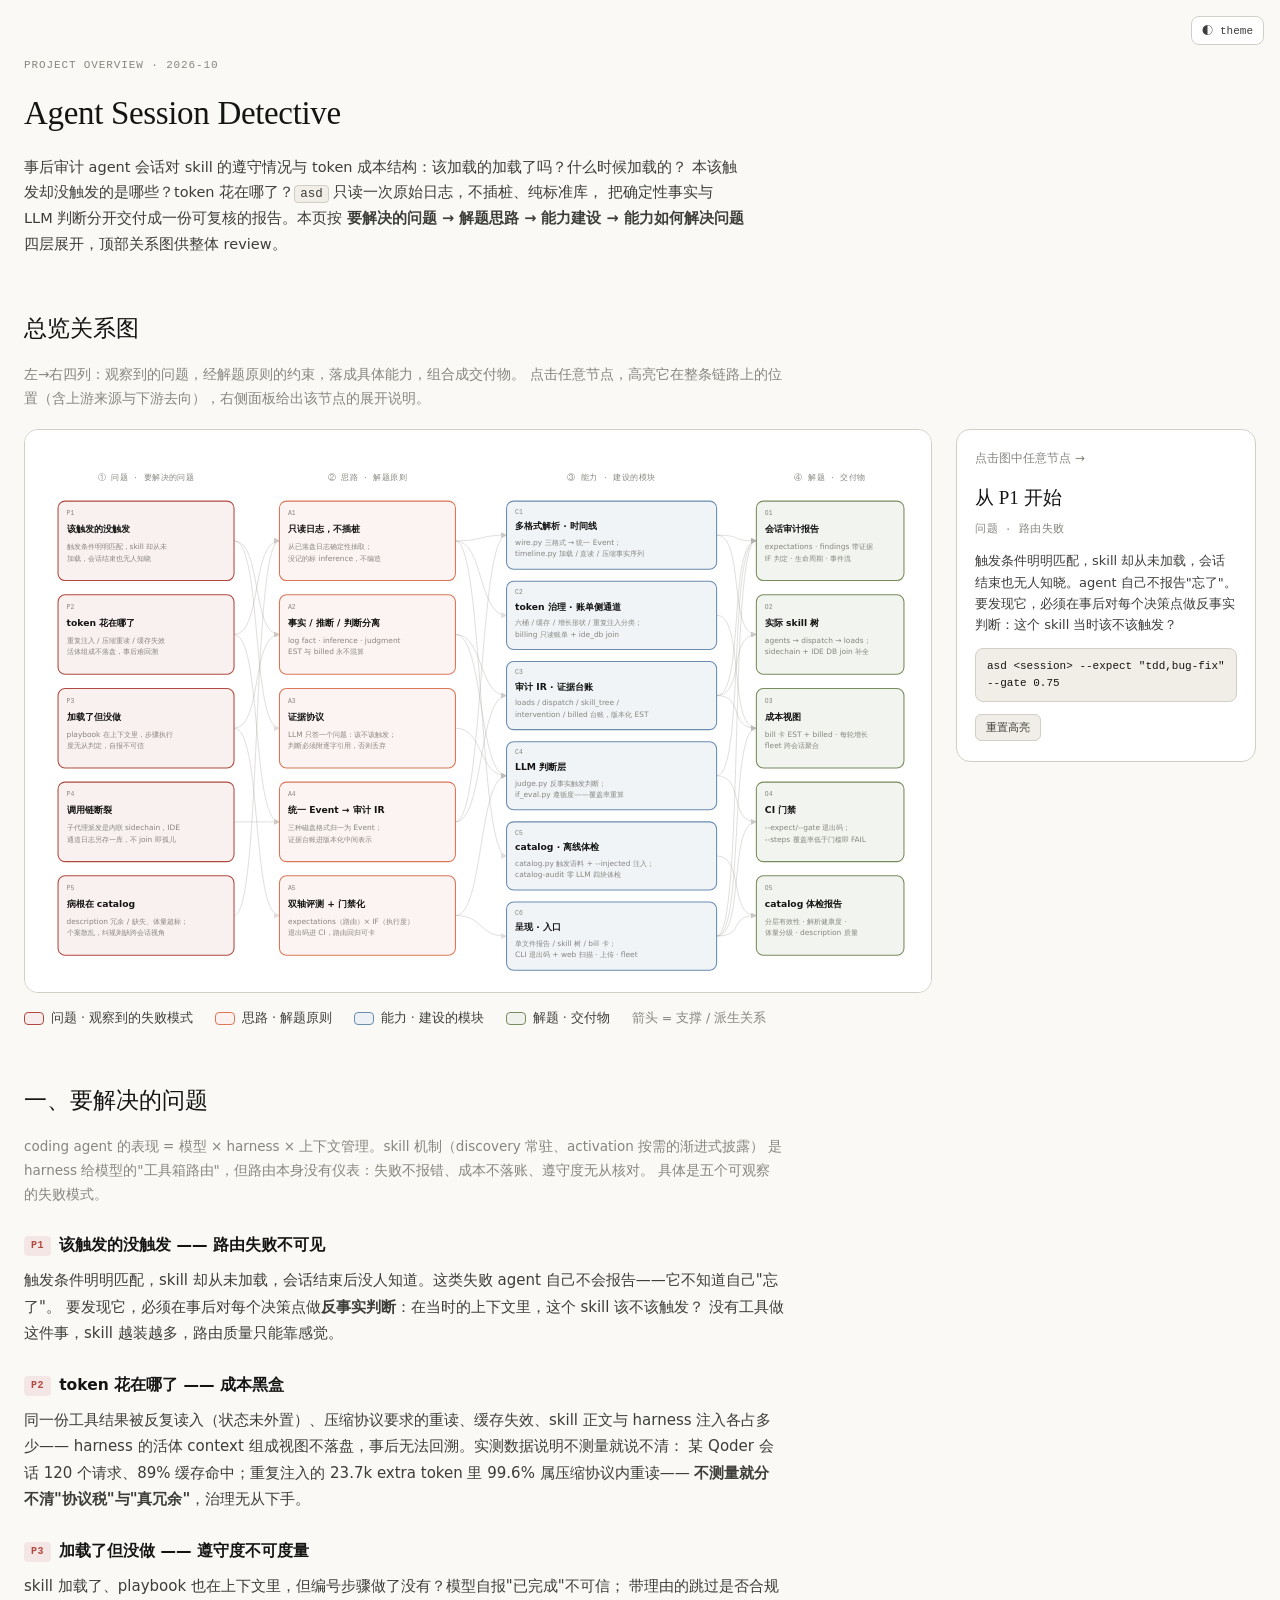
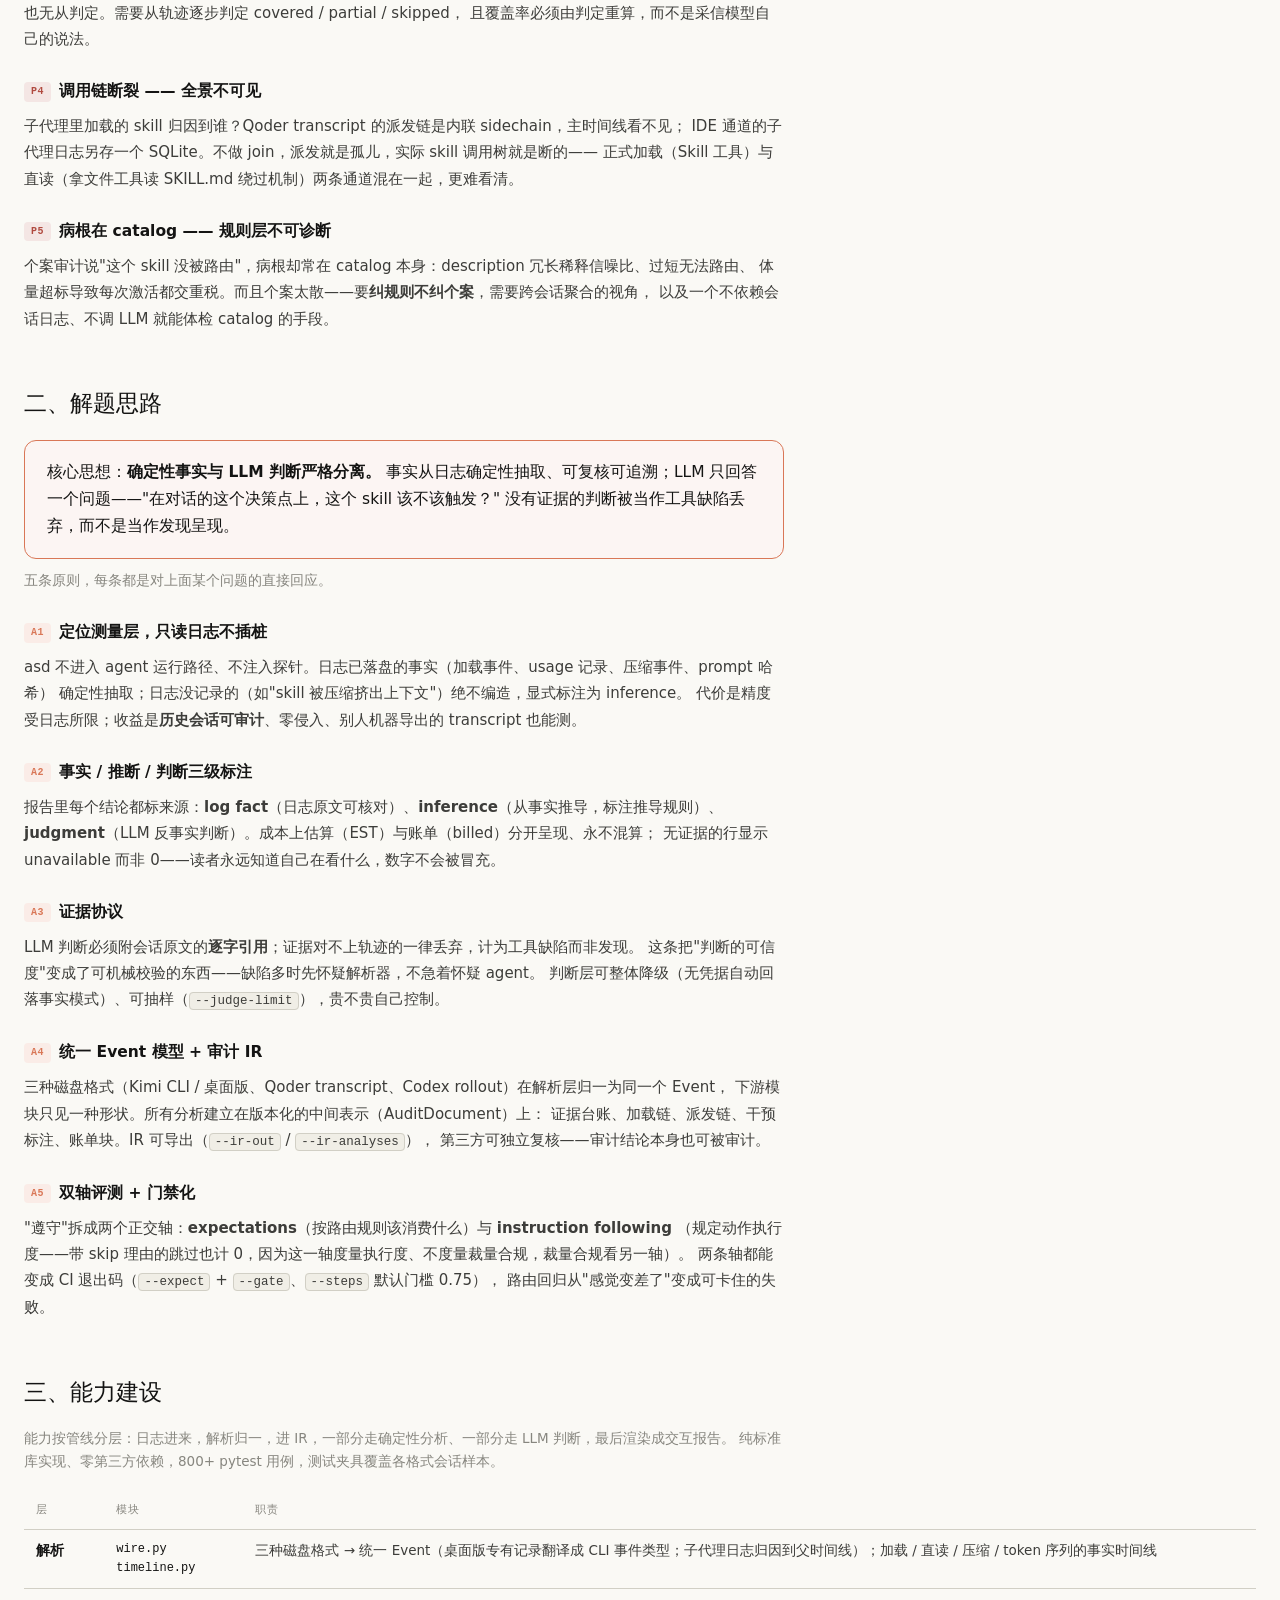
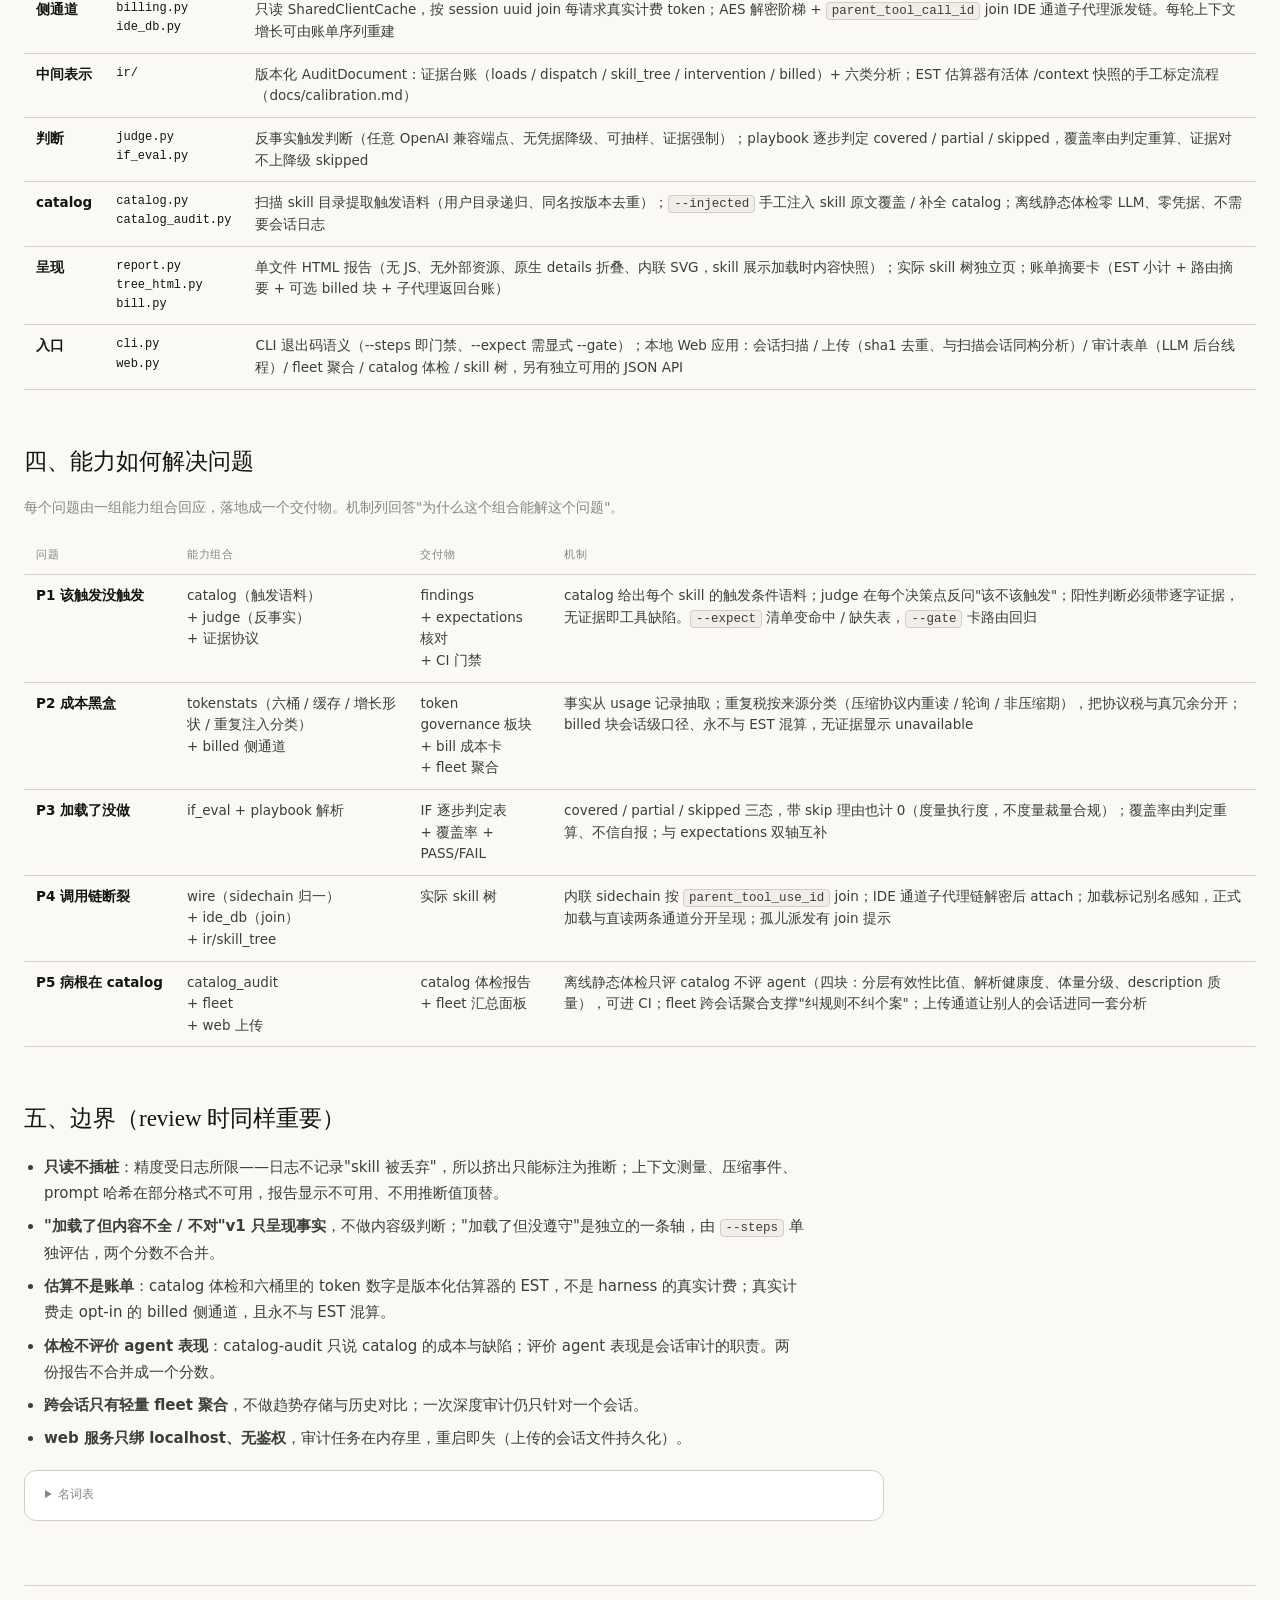
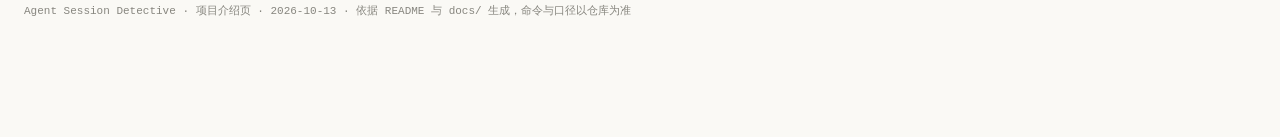
<file: docs/asd-introduction.html>
<!doctype html>
<html lang="zh-CN">
<head>
<meta charset="utf-8">
<meta name="viewport" content="width=device-width, initial-scale=1">
<title>Agent Session Detective — 问题 · 思路 · 能力 · 解题</title>
<script>
(function () {
  try {
    var t = localStorage.getItem('asd-doc-theme');
    if (t === 'dark' || (!t && matchMedia('(prefers-color-scheme: dark)').matches)) {
      document.documentElement.classList.add('dark');
    }
  } catch (e) {}
})();
</script>
<style>
  :root {
    --bg:      #FAF9F5;
    --panel:   #FFFFFF;
    --slate:   #141413;
    --text:    #3D3D3A;
    --muted:   #87867F;
    --border:  #D1CFC5;
    --wash:    #F0EEE6;
    --clay:    #D97757;
    --olive:   #788C5D;
    --rust:    #B04A3F;
    --sky:     #6A8CAF;
    --edge:    #A5A29A;
    --serif: ui-serif, Georgia, "Times New Roman", serif;
    --sans:  system-ui, -apple-system, "PingFang SC", "Segoe UI", Roboto, sans-serif;
    --mono:  ui-monospace, "SF Mono", Menlo, Consolas, monospace;
  }
  html.dark {
    --bg:      #191817;
    --panel:   #201F1C;
    --slate:   #EDEAE2;
    --text:    #C9C6BC;
    --muted:   #8F8C84;
    --border:  #3A3831;
    --wash:    #262522;
    --clay:    #E08A68;
    --olive:   #8FA372;
    --rust:    #D06A5E;
    --sky:     #8AABC8;
    --edge:    #5E5C55;
  }
  * { box-sizing: border-box; margin: 0; padding: 0; }
  body {
    background: var(--bg);
    color: var(--text);
    font-family: var(--sans);
    font-size: 15px;
    line-height: 1.75;
    -webkit-font-smoothing: antialiased;
    padding: 56px 24px 120px;
  }
  .sheet { max-width: 1080px; margin: 0 auto; }
  .wide { max-width: 1240px; margin: 0 auto; }

  /* theme toggle */
  .theme-toggle {
    position: fixed; top: 16px; right: 16px; z-index: 20;
    appearance: none; cursor: pointer;
    border: 1.5px solid var(--border); border-radius: 8px;
    background: var(--panel); color: var(--text);
    font-family: var(--mono); font-size: 11px;
    padding: 6px 10px;
  }
  .theme-toggle:hover { border-color: var(--clay); color: var(--clay); }

  /* header */
  header { margin-bottom: 44px; }
  .eyebrow {
    font-family: var(--mono); font-size: 11px;
    letter-spacing: 0.08em; text-transform: uppercase;
    color: var(--muted); margin-bottom: 10px;
  }
  h1 {
    font-family: var(--serif); font-weight: 500;
    font-size: 33px; color: var(--slate);
    letter-spacing: -0.01em; margin-bottom: 12px;
  }
  .lead { font-size: 14.5px; max-width: 720px; }
  .lead code, p code, td code, li code, dd code, aside code {
    font-family: var(--mono); font-size: 12.5px;
    background: var(--wash); border: 1px solid var(--border);
    border-radius: 4px; padding: 1px 5px;
  }

  h2 {
    font-family: var(--serif); font-weight: 500;
    font-size: 23px; color: var(--slate);
    margin: 52px 0 14px;
  }
  h3 {
    font-size: 15.5px; color: var(--slate);
    margin: 26px 0 8px;
  }
  p { margin-bottom: 12px; max-width: 760px; }
  .sec-intro { color: var(--muted); font-size: 13.5px; margin-bottom: 18px; max-width: 760px; }

  .tag {
    display: inline-block; font-family: var(--mono); font-size: 10px;
    letter-spacing: 0.06em; text-transform: uppercase;
    border-radius: 4px; padding: 1px 7px; margin-right: 8px;
    vertical-align: 2px;
  }
  .tag.p { background: color-mix(in srgb, var(--rust) 14%, var(--panel)); color: var(--rust); }
  .tag.a { background: color-mix(in srgb, var(--clay) 14%, var(--panel)); color: var(--clay); }
  .tag.c { background: color-mix(in srgb, var(--sky) 16%, var(--panel)); color: var(--sky); }
  .tag.o { background: color-mix(in srgb, var(--olive) 16%, var(--panel)); color: var(--olive); }

  .callout {
    border: 1.5px solid var(--clay);
    background: color-mix(in srgb, var(--clay) 7%, var(--panel));
    border-radius: 12px;
    padding: 18px 22px;
    margin: 16px 0 10px;
    max-width: 760px;
    font-size: 15.5px;
    color: var(--slate);
  }

  /* ── map section ─────────────────────── */
  .map-layout {
    display: grid;
    grid-template-columns: minmax(0, 1fr) 300px;
    gap: 24px;
    align-items: start;
    margin-top: 14px;
  }
  @media (max-width: 1080px) { .map-layout { grid-template-columns: 1fr; } }

  .canvas {
    border: 1.5px solid var(--border);
    border-radius: 14px;
    background: var(--panel);
    padding: 20px 16px 14px;
    overflow-x: auto;
  }
  svg.flow { display: block; width: 100%; min-width: 880px; height: auto; }

  svg.flow text { font-family: var(--sans); pointer-events: none; }
  svg.flow .colhead {
    font-family: var(--mono); font-size: 11px; letter-spacing: 0.06em;
    fill: var(--muted);
  }
  svg.flow .badge  { font-family: var(--mono); font-size: 9px; fill: var(--muted); }
  svg.flow .title  { font-size: 13px; font-weight: 600; fill: var(--slate); }
  svg.flow .sub    { font-size: 10.5px; fill: var(--muted); }

  .node { cursor: pointer; transition: opacity 160ms ease; }
  .node rect {
    fill: var(--panel);
    stroke: var(--border); stroke-width: 1.5; rx: 10;
  }
  .node.p rect { fill: color-mix(in srgb, var(--rust) 8%,  var(--panel)); stroke: var(--rust); }
  .node.a rect { fill: color-mix(in srgb, var(--clay) 8%,  var(--panel)); stroke: var(--clay); }
  .node.c rect { fill: color-mix(in srgb, var(--sky) 10%,  var(--panel)); stroke: var(--sky); }
  .node.o rect { fill: color-mix(in srgb, var(--olive) 10%, var(--panel)); stroke: var(--olive); }
  .node:hover rect { stroke-width: 2.2; }
  .node.active rect { stroke: var(--clay); stroke-width: 2.4; }
  .node.dimmed, .edge.dimmed { opacity: 0.14; }

  .edge {
    stroke: var(--edge); stroke-width: 1.4; fill: none;
    opacity: 0.34;
    marker-end: url(#arrow);
    transition: opacity 160ms ease, stroke 160ms ease;
  }
  .edge.hl {
    stroke: var(--clay); stroke-width: 2.4; opacity: 1;
    marker-end: url(#arrow-clay);
  }

  .legend {
    display: flex; flex-wrap: wrap; gap: 16px 22px;
    margin-top: 14px; font-size: 12.5px; color: var(--text);
    align-items: center;
  }
  .legend span { display: inline-flex; align-items: center; gap: 7px; }
  .chip { width: 20px; height: 13px; border: 1.5px solid; border-radius: 4px; }
  .chip.p { border-color: var(--rust); background: color-mix(in srgb, var(--rust) 10%, var(--panel)); }
  .chip.a { border-color: var(--clay); background: color-mix(in srgb, var(--clay) 10%, var(--panel)); }
  .chip.c { border-color: var(--sky);  background: color-mix(in srgb, var(--sky) 12%, var(--panel)); }
  .chip.o { border-color: var(--olive); background: color-mix(in srgb, var(--olive) 12%, var(--panel)); }
  .legend .hint-line { color: var(--muted); }

  aside.panel {
    position: sticky; top: 24px;
    border: 1.5px solid var(--border);
    border-radius: 14px;
    background: var(--panel);
    padding: 18px 18px 20px;
  }
  aside.panel .hint { font-size: 12px; color: var(--muted); margin-bottom: 12px; }
  aside.panel h3 {
    font-family: var(--serif); font-weight: 500; font-size: 19px;
    margin: 0 0 6px; color: var(--slate);
  }
  aside.panel .meta {
    font-family: var(--mono); font-size: 10.5px; color: var(--muted);
    margin-bottom: 12px; text-transform: uppercase; letter-spacing: 0.05em;
  }
  aside.panel p { font-size: 13px; line-height: 1.65; margin-bottom: 12px; max-width: none; }
  aside.panel pre {
    font-family: var(--mono); font-size: 11px; line-height: 1.55;
    background: var(--wash); border: 1px solid var(--border);
    border-radius: 8px; padding: 9px 11px;
    white-space: pre-wrap; word-break: break-all;
    color: var(--slate);
  }
  aside.panel button {
    appearance: none; cursor: pointer; margin-top: 12px;
    border: 1.5px solid var(--border); border-radius: 6px;
    background: var(--wash); color: var(--text);
    font-family: var(--mono); font-size: 11px; padding: 5px 10px;
  }
  aside.panel button:hover { border-color: var(--clay); color: var(--clay); }

  /* ── tables ──────────────────────────── */
  table {
    border-collapse: collapse;
    width: 100%;
    font-size: 13.5px;
    margin: 14px 0 6px;
    line-height: 1.6;
  }
  th, td { text-align: left; padding: 10px 12px; border-bottom: 1px solid var(--border); vertical-align: top; }
  th {
    font-family: var(--mono); font-size: 10.5px; text-transform: uppercase;
    letter-spacing: 0.06em; color: var(--muted); font-weight: 500;
    white-space: nowrap;
  }
  td.k { color: var(--slate); font-weight: 600; white-space: nowrap; }
  td.mod { font-family: var(--mono); font-size: 12px; color: var(--slate); }

  ul.plain { margin: 8px 0 14px 20px; max-width: 760px; }
  ul.plain li { margin-bottom: 7px; }

  details.glossary {
    border: 1.5px solid var(--border); border-radius: 12px;
    background: var(--panel); padding: 14px 20px; margin-top: 18px;
    max-width: 860px;
  }
  details.glossary summary { cursor: pointer; font-family: var(--mono); font-size: 12px; color: var(--muted); }
  details.glossary dl { margin-top: 14px; display: grid; grid-template-columns: 170px 1fr; row-gap: 10px; column-gap: 18px; }
  details.glossary dt { font-weight: 600; color: var(--slate); font-size: 13.5px; }
  details.glossary dd { font-size: 13px; color: var(--text); }
  @media (max-width: 760px) { details.glossary dl { grid-template-columns: 1fr; } }

  footer {
    margin-top: 64px; padding-top: 16px;
    border-top: 1px solid var(--border);
    font-family: var(--mono); font-size: 11px; color: var(--muted);
  }
</style>
</head>
<body>
<button class="theme-toggle" id="themeToggle">◐ theme</button>

<div class="wide">

<header>
  <div class="eyebrow">Project Overview · 2026-10</div>
  <h1>Agent Session Detective</h1>
  <p class="lead">
    事后审计 agent 会话对 skill 的遵守情况与 token 成本结构：该加载的加载了吗？什么时候加载的？
    本该触发却没触发的是哪些？token 花在哪了？<code>asd</code> 只读一次原始日志，不插桩、纯标准库，
    把确定性事实与 LLM 判断分开交付成一份可复核的报告。本页按
    <b>要解决的问题 → 解题思路 → 能力建设 → 能力如何解决问题</b> 四层展开，顶部关系图供整体 review。
  </p>
</header>

<!-- ═══════════ 关系图 ═══════════ -->
<section id="map">
  <h2>总览关系图</h2>
  <p class="sec-intro">
    左→右四列：观察到的问题，经解题原则的约束，落成具体能力，组合成交付物。
    点击任意节点，高亮它在整条链路上的位置（含上游来源与下游去向），右侧面板给出该节点的展开说明。
  </p>

  <div class="map-layout">
    <div>
      <div class="canvas">
        <svg class="flow" viewBox="0 0 1240 745">
          <defs>
            <marker id="arrow" viewBox="0 0 10 10" refX="9" refY="5" markerWidth="6" markerHeight="6" orient="auto-start-reverse">
              <path d="M0,0 L10,5 L0,10 z" fill="var(--edge)"/>
            </marker>
            <marker id="arrow-clay" viewBox="0 0 10 10" refX="9" refY="5" markerWidth="6" markerHeight="6" orient="auto-start-reverse">
              <path d="M0,0 L10,5 L0,10 z" fill="var(--clay)"/>
            </marker>
          </defs>

          <!-- column heads -->
          <text class="colhead" x="148"  y="42" text-anchor="middle">① 问题 · 要解决的问题</text>
          <text class="colhead" x="460"  y="42" text-anchor="middle">② 思路 · 解题原则</text>
          <text class="colhead" x="804"  y="42" text-anchor="middle">③ 能力 · 建设的模块</text>
          <text class="colhead" x="1112" y="42" text-anchor="middle">④ 解题 · 交付物</text>

          <!-- edges: P→A -->
          <path class="edge" data-e="P1-A2" d="M272,128 C312,128 296,260 336,260"/>
          <path class="edge" data-e="P1-A3" d="M272,128 C312,128 296,392 336,392"/>
          <path class="edge" data-e="P2-A1" d="M272,260 C312,260 296,128 336,128"/>
          <path class="edge" data-e="P2-A4" d="M272,260 C312,260 296,524 336,524"/>
          <path class="edge" data-e="P3-A2" d="M272,392 C312,392 296,260 336,260"/>
          <path class="edge" data-e="P3-A5" d="M272,392 C312,392 296,656 336,656"/>
          <path class="edge" data-e="P4-A4" d="M272,524 C312,524 296,524 336,524"/>
          <path class="edge" data-e="P5-A1" d="M272,656 C312,656 296,128 336,128"/>
          <!-- edges: A→C -->
          <path class="edge" data-e="A1-C1" d="M584,128 C624,128 616,120 656,120"/>
          <path class="edge" data-e="A1-C2" d="M584,128 C624,128 616,233 656,233"/>
          <path class="edge" data-e="A1-C5" d="M584,128 C624,128 616,572 656,572"/>
          <path class="edge" data-e="A2-C3" d="M584,260 C624,260 616,346 656,346"/>
          <path class="edge" data-e="A2-C4" d="M584,260 C624,260 616,459 656,459"/>
          <path class="edge" data-e="A3-C4" d="M584,392 C624,392 616,459 656,459"/>
          <path class="edge" data-e="A4-C1" d="M584,524 C624,524 616,120 656,120"/>
          <path class="edge" data-e="A4-C3" d="M584,524 C624,524 616,346 656,346"/>
          <path class="edge" data-e="A5-C4" d="M584,656 C624,656 616,459 656,459"/>
          <path class="edge" data-e="A5-C6" d="M584,656 C624,656 616,685 656,685"/>
          <!-- edges: C→O -->
          <path class="edge" data-e="C1-O1" d="M952,120 C992,120 968,128 1008,128"/>
          <path class="edge" data-e="C1-O2" d="M952,120 C992,120 968,260 1008,260"/>
          <path class="edge" data-e="C2-O3" d="M952,233 C992,233 968,392 1008,392"/>
          <path class="edge" data-e="C3-O1" d="M952,346 C992,346 968,128 1008,128"/>
          <path class="edge" data-e="C3-O2" d="M952,346 C992,346 968,260 1008,260"/>
          <path class="edge" data-e="C3-O3" d="M952,346 C992,346 968,392 1008,392"/>
          <path class="edge" data-e="C4-O1" d="M952,459 C992,459 968,128 1008,128"/>
          <path class="edge" data-e="C4-O4" d="M952,459 C992,459 968,524 1008,524"/>
          <path class="edge" data-e="C5-O5" d="M952,572 C992,572 968,656 1008,656"/>
          <path class="edge" data-e="C6-O1" d="M952,685 C992,685 968,128 1008,128"/>
          <path class="edge" data-e="C6-O3" d="M952,685 C992,685 968,392 1008,392"/>
          <path class="edge" data-e="C6-O4" d="M952,685 C992,685 968,524 1008,524"/>
          <path class="edge" data-e="C6-O5" d="M952,685 C992,685 968,656 1008,656"/>

          <!-- nodes: problems -->
          <g class="node p" data-k="P1">
            <rect x="24" y="72" width="248" height="112"/>
            <text class="badge" x="36" y="92">P1</text>
            <text class="title" x="36" y="116">该触发的没触发</text>
            <text class="sub"   x="36" y="140">触发条件明明匹配，skill 却从未</text>
            <text class="sub"   x="36" y="156">加载，会话结束也无人知晓</text>
          </g>
          <g class="node p" data-k="P2">
            <rect x="24" y="204" width="248" height="112"/>
            <text class="badge" x="36" y="224">P2</text>
            <text class="title" x="36" y="248">token 花在哪了</text>
            <text class="sub"   x="36" y="272">重复注入 / 压缩重读 / 缓存失效</text>
            <text class="sub"   x="36" y="288">活体组成不落盘，事后难回溯</text>
          </g>
          <g class="node p" data-k="P3">
            <rect x="24" y="336" width="248" height="112"/>
            <text class="badge" x="36" y="356">P3</text>
            <text class="title" x="36" y="380">加载了但没做</text>
            <text class="sub"   x="36" y="404">playbook 在上下文里，步骤执行</text>
            <text class="sub"   x="36" y="420">度无从判定，自报不可信</text>
          </g>
          <g class="node p" data-k="P4">
            <rect x="24" y="468" width="248" height="112"/>
            <text class="badge" x="36" y="488">P4</text>
            <text class="title" x="36" y="512">调用链断裂</text>
            <text class="sub"   x="36" y="536">子代理派发是内联 sidechain，IDE</text>
            <text class="sub"   x="36" y="552">通道日志另存一库，不 join 即孤儿</text>
          </g>
          <g class="node p" data-k="P5">
            <rect x="24" y="600" width="248" height="112"/>
            <text class="badge" x="36" y="620">P5</text>
            <text class="title" x="36" y="644">病根在 catalog</text>
            <text class="sub"   x="36" y="668">description 冗余 / 缺失、体量超标；</text>
            <text class="sub"   x="36" y="684">个案散乱，纠规则缺跨会话视角</text>
          </g>

          <!-- nodes: approach -->
          <g class="node a" data-k="A1">
            <rect x="336" y="72" width="248" height="112"/>
            <text class="badge" x="348" y="92">A1</text>
            <text class="title" x="348" y="116">只读日志，不插桩</text>
            <text class="sub"   x="348" y="140">从已落盘日志确定性抽取；</text>
            <text class="sub"   x="348" y="156">没记的标 inference，不编造</text>
          </g>
          <g class="node a" data-k="A2">
            <rect x="336" y="204" width="248" height="112"/>
            <text class="badge" x="348" y="224">A2</text>
            <text class="title" x="348" y="248">事实 / 推断 / 判断分离</text>
            <text class="sub"   x="348" y="272">log fact · inference · judgment</text>
            <text class="sub"   x="348" y="288">EST 与 billed 永不混算</text>
          </g>
          <g class="node a" data-k="A3">
            <rect x="336" y="336" width="248" height="112"/>
            <text class="badge" x="348" y="356">A3</text>
            <text class="title" x="348" y="380">证据协议</text>
            <text class="sub"   x="348" y="404">LLM 只答一个问题：该不该触发；</text>
            <text class="sub"   x="348" y="420">判断必须附逐字引用，否则丢弃</text>
          </g>
          <g class="node a" data-k="A4">
            <rect x="336" y="468" width="248" height="112"/>
            <text class="badge" x="348" y="488">A4</text>
            <text class="title" x="348" y="512">统一 Event → 审计 IR</text>
            <text class="sub"   x="348" y="536">三种磁盘格式归一为 Event；</text>
            <text class="sub"   x="348" y="552">证据台账进版本化中间表示</text>
          </g>
          <g class="node a" data-k="A5">
            <rect x="336" y="600" width="248" height="112"/>
            <text class="badge" x="348" y="620">A5</text>
            <text class="title" x="348" y="644">双轴评测 + 门禁化</text>
            <text class="sub"   x="348" y="668">expectations（路由）× IF（执行度）</text>
            <text class="sub"   x="348" y="684">退出码进 CI，路由回归可卡</text>
          </g>

          <!-- nodes: capabilities -->
          <g class="node c" data-k="C1">
            <rect x="656" y="72" width="296" height="96"/>
            <text class="badge" x="668" y="90">C1</text>
            <text class="title" x="668" y="112">多格式解析 · 时间线</text>
            <text class="sub"   x="668" y="134">wire.py 三格式 → 统一 Event；</text>
            <text class="sub"   x="668" y="150">timeline.py 加载 / 直读 / 压缩事实序列</text>
          </g>
          <g class="node c" data-k="C2">
            <rect x="656" y="185" width="296" height="96"/>
            <text class="badge" x="668" y="203">C2</text>
            <text class="title" x="668" y="225">token 治理 · 账单侧通道</text>
            <text class="sub"   x="668" y="247">六桶 / 缓存 / 增长形状 / 重复注入分类；</text>
            <text class="sub"   x="668" y="263">billing 只读账单 + ide_db join</text>
          </g>
          <g class="node c" data-k="C3">
            <rect x="656" y="298" width="296" height="96"/>
            <text class="badge" x="668" y="316">C3</text>
            <text class="title" x="668" y="338">审计 IR · 证据台账</text>
            <text class="sub"   x="668" y="360">loads / dispatch / skill_tree /</text>
            <text class="sub"   x="668" y="376">intervention / billed 台账，版本化 EST</text>
          </g>
          <g class="node c" data-k="C4">
            <rect x="656" y="411" width="296" height="96"/>
            <text class="badge" x="668" y="429">C4</text>
            <text class="title" x="668" y="451">LLM 判断层</text>
            <text class="sub"   x="668" y="473">judge.py 反事实触发判断；</text>
            <text class="sub"   x="668" y="489">if_eval.py 遵循度——覆盖率重算</text>
          </g>
          <g class="node c" data-k="C5">
            <rect x="656" y="524" width="296" height="96"/>
            <text class="badge" x="668" y="542">C5</text>
            <text class="title" x="668" y="564">catalog · 离线体检</text>
            <text class="sub"   x="668" y="586">catalog.py 触发语料 + --injected 注入；</text>
            <text class="sub"   x="668" y="602">catalog-audit 零 LLM 四块体检</text>
          </g>
          <g class="node c" data-k="C6">
            <rect x="656" y="637" width="296" height="96"/>
            <text class="badge" x="668" y="655">C6</text>
            <text class="title" x="668" y="677">呈现 · 入口</text>
            <text class="sub"   x="668" y="699">单文件报告 / skill 树 / bill 卡；</text>
            <text class="sub"   x="668" y="715">CLI 退出码 + web 扫描 · 上传 · fleet</text>
          </g>

          <!-- nodes: outcomes -->
          <g class="node o" data-k="O1">
            <rect x="1008" y="72" width="208" height="112"/>
            <text class="badge" x="1020" y="92">O1</text>
            <text class="title" x="1020" y="116">会话审计报告</text>
            <text class="sub"   x="1020" y="140">expectations · findings 带证据</text>
            <text class="sub"   x="1020" y="156">IF 判定 · 生命周期 · 事件流</text>
          </g>
          <g class="node o" data-k="O2">
            <rect x="1008" y="204" width="208" height="112"/>
            <text class="badge" x="1020" y="224">O2</text>
            <text class="title" x="1020" y="248">实际 skill 树</text>
            <text class="sub"   x="1020" y="272">agents → dispatch → loads；</text>
            <text class="sub"   x="1020" y="288">sidechain + IDE DB join 补全</text>
          </g>
          <g class="node o" data-k="O3">
            <rect x="1008" y="336" width="208" height="112"/>
            <text class="badge" x="1020" y="356">O3</text>
            <text class="title" x="1020" y="380">成本视图</text>
            <text class="sub"   x="1020" y="404">bill 卡 EST + billed · 每轮增长</text>
            <text class="sub"   x="1020" y="420">fleet 跨会话聚合</text>
          </g>
          <g class="node o" data-k="O4">
            <rect x="1008" y="468" width="208" height="112"/>
            <text class="badge" x="1020" y="488">O4</text>
            <text class="title" x="1020" y="512">CI 门禁</text>
            <text class="sub"   x="1020" y="536">--expect/--gate 退出码；</text>
            <text class="sub"   x="1020" y="552">--steps 覆盖率低于门槛即 FAIL</text>
          </g>
          <g class="node o" data-k="O5">
            <rect x="1008" y="600" width="208" height="112"/>
            <text class="badge" x="1020" y="620">O5</text>
            <text class="title" x="1020" y="644">catalog 体检报告</text>
            <text class="sub"   x="1020" y="668">分层有效性 · 解析健康度 ·</text>
            <text class="sub"   x="1020" y="684">体量分级 · description 质量</text>
          </g>
        </svg>
      </div>

      <div class="legend">
        <span><i class="chip p"></i> 问题 · 观察到的失败模式</span>
        <span><i class="chip a"></i> 思路 · 解题原则</span>
        <span><i class="chip c"></i> 能力 · 建设的模块</span>
        <span><i class="chip o"></i> 解题 · 交付物</span>
        <span class="hint-line">箭头 = 支撑 / 派生关系</span>
      </div>
    </div>

    <aside class="panel" id="panel">
      <div class="hint">点击图中任意节点 →</div>
      <h3 id="p-title">从 P1 开始</h3>
      <div class="meta" id="p-meta">问题 · 路由失败</div>
      <p id="p-body">
        触发条件明明匹配，skill 却从未加载，会话结束也无人知晓。agent 自己不报告"忘了"。
        要发现它，必须在事后对每个决策点做反事实判断：这个 skill 当时该不该触发？
      </p>
      <pre id="p-code">asd &lt;session&gt; --expect "tdd,bug-fix" --gate 0.75</pre>
      <button id="resetBtn">重置高亮</button>
    </aside>
  </div>
</section>

<!-- ═══════════ 一、要解决的问题 ═══════════ -->
<section>
  <h2>一、要解决的问题</h2>
  <p class="sec-intro">
    coding agent 的表现 = 模型 × harness × 上下文管理。skill 机制（discovery 常驻、activation 按需的渐进式披露）
    是 harness 给模型的"工具箱路由"，但路由本身没有仪表：失败不报错、成本不落账、遵守度无从核对。
    具体是五个可观察的失败模式。
  </p>

  <h3><span class="tag p">P1</span>该触发的没触发 —— 路由失败不可见</h3>
  <p>
    触发条件明明匹配，skill 却从未加载，会话结束后没人知道。这类失败 agent 自己不会报告——它不知道自己"忘了"。
    要发现它，必须在事后对每个决策点做<b>反事实判断</b>：在当时的上下文里，这个 skill 该不该触发？
    没有工具做这件事，skill 越装越多，路由质量只能靠感觉。
  </p>

  <h3><span class="tag p">P2</span>token 花在哪了 —— 成本黑盒</h3>
  <p>
    同一份工具结果被反复读入（状态未外置）、压缩协议要求的重读、缓存失效、skill 正文与 harness 注入各占多少——
    harness 的活体 context 组成视图不落盘，事后无法回溯。实测数据说明不测量就说不清：
    某 Qoder 会话 120 个请求、89% 缓存命中；重复注入的 23.7k extra token 里 99.6% 属压缩协议内重读——
    <b>不测量就分不清"协议税"与"真冗余"</b>，治理无从下手。
  </p>

  <h3><span class="tag p">P3</span>加载了但没做 —— 遵守度不可度量</h3>
  <p>
    skill 加载了、playbook 也在上下文里，但编号步骤做了没有？模型自报"已完成"不可信；
    带理由的跳过是否合规也无从判定。需要从轨迹逐步判定 covered / partial / skipped，
    且覆盖率必须由判定重算，而不是采信模型自己的说法。
  </p>

  <h3><span class="tag p">P4</span>调用链断裂 —— 全景不可见</h3>
  <p>
    子代理里加载的 skill 归因到谁？Qoder transcript 的派发链是内联 sidechain，主时间线看不见；
    IDE 通道的子代理日志另存一个 SQLite。不做 join，派发就是孤儿，实际 skill 调用树就是断的——
    正式加载（Skill 工具）与直读（拿文件工具读 SKILL.md 绕过机制）两条通道混在一起，更难看清。
  </p>

  <h3><span class="tag p">P5</span>病根在 catalog —— 规则层不可诊断</h3>
  <p>
    个案审计说"这个 skill 没被路由"，病根却常在 catalog 本身：description 冗长稀释信噪比、过短无法路由、
    体量超标导致每次激活都交重税。而且个案太散——要<b>纠规则不纠个案</b>，需要跨会话聚合的视角，
    以及一个不依赖会话日志、不调 LLM 就能体检 catalog 的手段。
  </p>
</section>

<!-- ═══════════ 二、解题思路 ═══════════ -->
<section>
  <h2>二、解题思路</h2>

  <div class="callout">
    核心思想：<b>确定性事实与 LLM 判断严格分离。</b>
    事实从日志确定性抽取、可复核可追溯；LLM 只回答一个问题——"在对话的这个决策点上，这个 skill 该不该触发？"
    没有证据的判断被当作工具缺陷丢弃，而不是当作发现呈现。
  </div>
  <p class="sec-intro">五条原则，每条都是对上面某个问题的直接回应。</p>

  <h3><span class="tag a">A1</span>定位测量层，只读日志不插桩</h3>
  <p>
    asd 不进入 agent 运行路径、不注入探针。日志已落盘的事实（加载事件、usage 记录、压缩事件、prompt 哈希）
    确定性抽取；日志没记录的（如"skill 被压缩挤出上下文"）绝不编造，显式标注为 inference。
    代价是精度受日志所限；收益是<b>历史会话可审计</b>、零侵入、别人机器导出的 transcript 也能测。
  </p>

  <h3><span class="tag a">A2</span>事实 / 推断 / 判断三级标注</h3>
  <p>
    报告里每个结论都标来源：<b>log fact</b>（日志原文可核对）、<b>inference</b>（从事实推导，标注推导规则）、
    <b>judgment</b>（LLM 反事实判断）。成本上估算（EST）与账单（billed）分开呈现、永不混算；
    无证据的行显示 unavailable 而非 0——读者永远知道自己在看什么，数字不会被冒充。
  </p>

  <h3><span class="tag a">A3</span>证据协议</h3>
  <p>
    LLM 判断必须附会话原文的<b>逐字引用</b>；证据对不上轨迹的一律丢弃，计为工具缺陷而非发现。
    这条把"判断的可信度"变成了可机械校验的东西——缺陷多时先怀疑解析器，不急着怀疑 agent。
    判断层可整体降级（无凭据自动回落事实模式）、可抽样（<code>--judge-limit</code>），贵不贵自己控制。
  </p>

  <h3><span class="tag a">A4</span>统一 Event 模型 + 审计 IR</h3>
  <p>
    三种磁盘格式（Kimi CLI / 桌面版、Qoder transcript、Codex rollout）在解析层归一为同一个 Event，
    下游模块只见一种形状。所有分析建立在版本化的中间表示（AuditDocument）上：
    证据台账、加载链、派发链、干预标注、账单块。IR 可导出（<code>--ir-out</code> / <code>--ir-analyses</code>），
    第三方可独立复核——审计结论本身也可被审计。
  </p>

  <h3><span class="tag a">A5</span>双轴评测 + 门禁化</h3>
  <p>
    "遵守"拆成两个正交轴：<b>expectations</b>（按路由规则该消费什么）与 <b>instruction following</b>
    （规定动作执行度——带 skip 理由的跳过也计 0，因为这一轴度量执行度、不度量裁量合规，裁量合规看另一轴）。
    两条轴都能变成 CI 退出码（<code>--expect</code> + <code>--gate</code>、<code>--steps</code> 默认门槛 0.75），
    路由回归从"感觉变差了"变成可卡住的失败。
  </p>
</section>

<!-- ═══════════ 三、能力建设 ═══════════ -->
<section>
  <h2>三、能力建设</h2>
  <p class="sec-intro">
    能力按管线分层：日志进来，解析归一，进 IR，一部分走确定性分析、一部分走 LLM 判断，最后渲染成交互报告。
    纯标准库实现、零第三方依赖，800+ pytest 用例，测试夹具覆盖各格式会话样本。
  </p>

  <table>
    <thead>
      <tr><th>层</th><th>模块</th><th>职责</th></tr>
    </thead>
    <tbody>
      <tr>
        <td class="k">解析</td>
        <td class="mod">wire.py<br>timeline.py</td>
        <td>三种磁盘格式 → 统一 Event（桌面版专有记录翻译成 CLI 事件类型；子代理日志归因到父时间线）；加载 / 直读 / 压缩 / token 序列的事实时间线</td>
      </tr>
      <tr>
        <td class="k">侧通道</td>
        <td class="mod">billing.py<br>ide_db.py</td>
        <td>只读 SharedClientCache，按 session uuid join 每请求真实计费 token；AES 解密阶梯 + <code>parent_tool_call_id</code> join IDE 通道子代理派发链。每轮上下文增长可由账单序列重建</td>
      </tr>
      <tr>
        <td class="k">中间表示</td>
        <td class="mod">ir/</td>
        <td>版本化 AuditDocument：证据台账（loads / dispatch / skill_tree / intervention / billed）+ 六类分析；EST 估算器有活体 /context 快照的手工标定流程（docs/calibration.md）</td>
      </tr>
      <tr>
        <td class="k">判断</td>
        <td class="mod">judge.py<br>if_eval.py</td>
        <td>反事实触发判断（任意 OpenAI 兼容端点、无凭据降级、可抽样、证据强制）；playbook 逐步判定 covered / partial / skipped，覆盖率由判定重算、证据对不上降级 skipped</td>
      </tr>
      <tr>
        <td class="k">catalog</td>
        <td class="mod">catalog.py<br>catalog_audit.py</td>
        <td>扫描 skill 目录提取触发语料（用户目录递归、同名按版本去重）；<code>--injected</code> 手工注入 skill 原文覆盖 / 补全 catalog；离线静态体检零 LLM、零凭据、不需要会话日志</td>
      </tr>
      <tr>
        <td class="k">呈现</td>
        <td class="mod">report.py<br>tree_html.py<br>bill.py</td>
        <td>单文件 HTML 报告（无 JS、无外部资源、原生 details 折叠、内联 SVG，skill 展示加载时内容快照）；实际 skill 树独立页；账单摘要卡（EST 小计 + 路由摘要 + 可选 billed 块 + 子代理返回台账）</td>
      </tr>
      <tr>
        <td class="k">入口</td>
        <td class="mod">cli.py<br>web.py</td>
        <td>CLI 退出码语义（--steps 即门禁、--expect 需显式 --gate）；本地 Web 应用：会话扫描 / 上传（sha1 去重、与扫描会话同构分析）/ 审计表单（LLM 后台线程）/ fleet 聚合 / catalog 体检 / skill 树，另有独立可用的 JSON API</td>
      </tr>
    </tbody>
  </table>
</section>

<!-- ═══════════ 四、能力如何解决问题 ═══════════ -->
<section>
  <h2>四、能力如何解决问题</h2>
  <p class="sec-intro">
    每个问题由一组能力组合回应，落地成一个交付物。机制列回答"为什么这个组合能解这个问题"。
  </p>

  <table>
    <thead>
      <tr><th>问题</th><th>能力组合</th><th>交付物</th><th>机制</th></tr>
    </thead>
    <tbody>
      <tr>
        <td class="k">P1 该触发没触发</td>
        <td>catalog（触发语料）<br>+ judge（反事实）<br>+ 证据协议</td>
        <td>findings<br>+ expectations 核对<br>+ CI 门禁</td>
        <td>catalog 给出每个 skill 的触发条件语料；judge 在每个决策点反问"该不该触发"；阳性判断必须带逐字证据，无证据即工具缺陷。<code>--expect</code> 清单变命中 / 缺失表，<code>--gate</code> 卡路由回归</td>
      </tr>
      <tr>
        <td class="k">P2 成本黑盒</td>
        <td>tokenstats（六桶 / 缓存 / 增长形状 / 重复注入分类）<br>+ billed 侧通道</td>
        <td>token governance 板块<br>+ bill 成本卡<br>+ fleet 聚合</td>
        <td>事实从 usage 记录抽取；重复税按来源分类（压缩协议内重读 / 轮询 / 非压缩期），把协议税与真冗余分开；billed 块会话级口径、永不与 EST 混算，无证据显示 unavailable</td>
      </tr>
      <tr>
        <td class="k">P3 加载了没做</td>
        <td>if_eval + playbook 解析</td>
        <td>IF 逐步判定表<br>+ 覆盖率 + PASS/FAIL</td>
        <td>covered / partial / skipped 三态，带 skip 理由也计 0（度量执行度，不度量裁量合规）；覆盖率由判定重算、不信自报；与 expectations 双轴互补</td>
      </tr>
      <tr>
        <td class="k">P4 调用链断裂</td>
        <td>wire（sidechain 归一）<br>+ ide_db（join）<br>+ ir/skill_tree</td>
        <td>实际 skill 树</td>
        <td>内联 sidechain 按 <code>parent_tool_use_id</code> join；IDE 通道子代理链解密后 attach；加载标记别名感知，正式加载与直读两条通道分开呈现；孤儿派发有 join 提示</td>
      </tr>
      <tr>
        <td class="k">P5 病根在 catalog</td>
        <td>catalog_audit<br>+ fleet<br>+ web 上传</td>
        <td>catalog 体检报告<br>+ fleet 汇总面板</td>
        <td>离线静态体检只评 catalog 不评 agent（四块：分层有效性比值、解析健康度、体量分级、description 质量），可进 CI；fleet 跨会话聚合支撑"纠规则不纠个案"；上传通道让别人的会话进同一套分析</td>
      </tr>
    </tbody>
  </table>
</section>

<!-- ═══════════ 五、边界 ═══════════ -->
<section>
  <h2>五、边界（review 时同样重要）</h2>
  <ul class="plain">
    <li><b>只读不插桩</b>：精度受日志所限——日志不记录"skill 被丢弃"，所以挤出只能标注为推断；上下文测量、压缩事件、prompt 哈希在部分格式不可用，报告显示不可用、不用推断值顶替。</li>
    <li><b>"加载了但内容不全 / 不对"v1 只呈现事实</b>，不做内容级判断；"加载了但没遵守"是独立的一条轴，由 <code>--steps</code> 单独评估，两个分数不合并。</li>
    <li><b>估算不是账单</b>：catalog 体检和六桶里的 token 数字是版本化估算器的 EST，不是 harness 的真实计费；真实计费走 opt-in 的 billed 侧通道，且永不与 EST 混算。</li>
    <li><b>体检不评价 agent 表现</b>：catalog-audit 只说 catalog 的成本与缺陷；评价 agent 表现是会话审计的职责。两份报告不合并成一个分数。</li>
    <li><b>跨会话只有轻量 fleet 聚合</b>，不做趋势存储与历史对比；一次深度审计仍只针对一个会话。</li>
    <li><b>web 服务只绑 localhost、无鉴权</b>，审计任务在内存里，重启即失（上传的会话文件持久化）。</li>
  </ul>

  <details class="glossary">
    <summary>名词表</summary>
    <dl>
      <dt>log fact / inference / judgment</dt>
      <dd>三级结论标注：日志原文可核对的事实 / 从事实显式推导并标注规则的推断 / LLM 反事实判断。</dd>
      <dt>expectations</dt>
      <dd>按路由规则预期被消费的 skill 清单（<code>--expect</code>），渲染成 loaded / file-read / MISSING 核对表。</dd>
      <dt>findings</dt>
      <dd>本该触发却从未加载的 skill，每条带决策点、轮次、置信度与逐字证据。</dd>
      <dt>IF（instruction following）</dt>
      <dd>playbook 编号步骤的执行度判定，covered / partial / skipped 加权计覆盖率。</dd>
      <dt>discovery / activation</dt>
      <dd>渐进式披露的两层：discovery 是常驻上下文的目录文案，activation 是按需加载的 skill 正文。</dd>
      <dt>EST / billed</dt>
      <dd>EST 是版本化估算器的 token 估算；billed 是 SharedClientCache 里的真实计费 token（会话级口径）。</dd>
      <dt>审计 IR</dt>
      <dd>版本化中间表示 AuditDocument：证据台账 + 分析产物，可经 <code>--ir-out</code> 导出复核。</dd>
      <dt>sidechain / dispatch / orphan</dt>
      <dd>子代理对话的内联记录 / 主代理派发子代理的调用 / 无法归因到派发点的子代理链。</dd>
      <dt>直读（file-read）</dt>
      <dd>用文件工具直接读 SKILL.md 绕过 Skill 机制——是日志事实，是否构成对正式加载的合理替代留给读者。</dd>
    </dl>
  </details>
</section>

<footer>
  Agent Session Detective · 项目介绍页 · 2026-10-13 · 依据 README 与 docs/ 生成，命令与口径以仓库为准
</footer>

</div><!-- /wide -->

<script>
/* ── theme toggle ── */
var toggle = document.getElementById('themeToggle');
toggle.addEventListener('click', function () {
  var el = document.documentElement;
  el.classList.toggle('dark');
  try {
    localStorage.setItem('asd-doc-theme', el.classList.contains('dark') ? 'dark' : 'light');
  } catch (e) {}
});

/* ── map interaction ── */
var EDGES = [
  ["P1","A2"],["P1","A3"],["P2","A1"],["P2","A4"],["P3","A2"],["P3","A5"],["P4","A4"],["P5","A1"],
  ["A1","C1"],["A1","C2"],["A1","C5"],["A2","C3"],["A2","C4"],["A3","C4"],["A4","C1"],["A4","C3"],["A5","C4"],["A5","C6"],
  ["C1","O1"],["C1","O2"],["C2","O3"],["C3","O1"],["C3","O2"],["C3","O3"],["C4","O1"],["C4","O4"],["C5","O5"],
  ["C6","O1"],["C6","O3"],["C6","O4"],["C6","O5"]
];

var DETAIL = {
  P1: {
    title: "该触发的没触发", meta: "问题 · 路由失败",
    body: "触发条件明明匹配，skill 却从未加载，会话结束也无人知晓。agent 自己不报告\"忘了\"。要发现它，必须在事后对每个决策点做反事实判断：这个 skill 当时该不该触发？",
    code: "asd <session> --expect \"tdd,bug-fix\" --gate 0.75"
  },
  P2: {
    title: "token 花在哪了", meta: "问题 · 成本黑盒",
    body: "同一份工具结果被反复读入、压缩协议要求的重读、缓存失效、skill 正文与 harness 注入各占多少——活体 context 组成视图不落盘，事后无法回溯。实测：120 个请求、89% 缓存命中；重复注入 23.7k extra 里 99.6% 属压缩协议内重读。不测量就分不清协议税与真冗余。",
    code: "asd <transcript>.jsonl --billed-usage"
  },
  P3: {
    title: "加载了但没做", meta: "问题 · 遵守度",
    body: "skill 加载了、playbook 也在上下文里，但编号步骤做了没有？模型自报\"已完成\"不可信；带理由的跳过是否合规也无从判定。需要从轨迹逐步判 covered / partial / skipped，覆盖率重算。",
    code: "asd <session> --steps playbook.md --gate 0.75"
  },
  P4: {
    title: "调用链断裂", meta: "问题 · 全景",
    body: "子代理里加载的 skill 归因到谁？Qoder transcript 的派发链是内联 sidechain，IDE 通道的子代理日志另存一个 SQLite——不 join，派发就是孤儿，skill 树就是断的。",
    code: "asd <t>.jsonl --ide-db --tree-out tree.html"
  },
  P5: {
    title: "病根在 catalog", meta: "问题 · 规则层",
    body: "个案审计说\"这个 skill 没被路由\"，病根常在 catalog：description 冗长稀释信噪比、过短无法路由、体量超标每次激活交重税。且个案散乱——要纠规则不纠个案，需要跨会话聚合与不依赖会话日志的体检手段。",
    code: "asd catalog-audit --json"
  },
  A1: {
    title: "只读日志，不插桩", meta: "思路 · 测量层定位",
    body: "asd 不进 agent 运行路径、不插桩。日志已落盘的事实确定性抽取；日志没记的（如 skill 被压缩挤出）绝不编造，显式标 inference。代价是精度受日志所限，收益是历史会话可审计、别人机器导出的 transcript 也能测。",
    code: "定位=测量层，不替代 harness 的活体视图"
  },
  A2: {
    title: "事实 / 推断 / 判断分离", meta: "思路 · 三级标注",
    body: "报告里每个结论都标来源：log fact（原文可核对）/ inference（标注推导）/ judgment（LLM 反事实）。估算（EST）与账单（billed）分开呈现、永不混算；无证据的行显示 unavailable 而非 0。",
    code: "判定是判断，证据是事实——分开渲染"
  },
  A3: {
    title: "证据协议", meta: "思路 · 可信度机械化",
    body: "LLM 只回答一个问题：\"在对话的这个决策点上，这个 skill 该不该触发？\"每条阳性判断必须附会话原文逐字引用；证据对不上轨迹的一律丢弃，计为工具缺陷而非发现。缺陷多时先怀疑解析器。无凭据自动降级事实模式，--judge-limit 可便宜抽样。",
    code: "ASD_JUDGE_MODEL=deepseek-flash asd <session>"
  },
  A4: {
    title: "统一 Event → 审计 IR", meta: "思路 · 归一与可复核",
    body: "三种磁盘格式（Kimi CLI / 桌面、Qoder transcript、Codex rollout）在解析层统一为同一个 Event，下游只见一种形状。分析建立在版本化审计 IR 上：证据台账、加载链、派发链、干预标注、账单块。IR 可导出，第三方可复核。",
    code: "asd <session> --ir-out audit.json --ir-analyses a.json"
  },
  A5: {
    title: "双轴评测 + 门禁化", meta: "思路 · 可执行结论",
    body: "遵守度拆成两个正交轴：expectations（按路由规则该消费什么）与 instruction following（规定动作执行度——带 skip 理由也计 0，度量执行度不度量裁量合规）。两条轴都能变 CI 退出码，路由回归可卡。",
    code: "asd <s> --expect \"tdd\" --gate 0.75 || exit 1"
  },
  C1: {
    title: "多格式解析 · 时间线", meta: "能力 · 解析层",
    body: "wire.py 把 Kimi CLI / 桌面版、Qoder transcript、Codex rollout 翻译成统一 Event；桌面版专有记录（token_counting、llm.request 等）映射到 CLI 事件类型；子代理日志归因到父时间线。timeline.py 产出加载 / 直读 / 压缩 / token 的事实时间线。",
    code: "src/…/wire.py · timeline.py"
  },
  C2: {
    title: "token 治理 · 账单侧通道", meta: "能力 · 成本测量",
    body: "tokenstats：缓存命中率、每轮增长形状（linear / sublinear / accelerating）、六桶分解、prompt 哈希翻转、重复注入四分类。billing.py 只读 SharedClientCache 按 uuid join 真实计费 token；ide_db.py 解密并 join IDE 子代理链。每轮增长可由账单序列重建——只有 usage 记录的格式也能画图。",
    code: "tokenstats.py · billing.py · ide_db.py"
  },
  C3: {
    title: "审计 IR · 证据台账", meta: "能力 · 中间表示",
    body: "版本化中间表示：证据台账（skill loads / dispatches / skill_tree / intervention / billed usage）+ 六类分析。EST 估算器与活体 /context 快照有手工标定流程（docs/calibration.md）。判分缓存指纹含 IR 版本，跨版本自失效、不可比。",
    code: "src/…/ir/ · --ir-out / --ir-analyses"
  },
  C4: {
    title: "LLM 判断层", meta: "能力 · 判断",
    body: "judge.py 反事实触发判断，任意 OpenAI 兼容端点；无凭据自动降级事实模式，--judge-limit 便宜抽样。if_eval.py 对 playbook 编号步骤判 covered / partial / skipped，覆盖率由判定重算、不信模型自报；证据对不上降级 skipped。",
    code: "judge.py · if_eval.py"
  },
  C5: {
    title: "catalog · 离线体检", meta: "能力 · 规则层",
    body: "catalog.py 扫描 skill 目录提取触发语料（用户目录递归、同名按版本去重）；--injected 手工注入 skill 原文，覆盖或补全 catalog——把 harness 内置 skill 纳入审计的手段。catalog_audit.py 零 LLM、零凭据、不需要会话日志，因此可进 CI。",
    code: "catalog.py · catalog_audit.py"
  },
  C6: {
    title: "呈现 · 入口", meta: "能力 · 交付",
    body: "report.py 单文件 HTML 报告（无 JS、无外部资源、原生 details 折叠、内联 SVG）；tree_html.py 实际 skill 树独立页；bill.py 账单摘要。web.py 本地应用：会话扫描 / 上传（sha1 去重、同构分析）/ 审计表单（LLM 后台线程执行）/ fleet 聚合 / JSON API。",
    code: "report.py · tree_html.py · web.py · --serve"
  },
  O1: {
    title: "会话审计报告", meta: "交付 · 报告",
    body: "expectations 核对表（loaded / file-read / MISSING）、findings（决策点 + 置信度 + 逐字证据）、IF 逐步判定、skill 生命周期（加载时内容快照、evicted? 推断标注）、六桶 token 治理、事件流（user / think / say / tool / result / compact 角色徽章）。每个板块标题旁有 ? 浮层说明怎么读。",
    code: "asd <session> --open"
  },
  O2: {
    title: "实际 skill 树", meta: "交付 · 全景",
    body: "agents → dispatch → skill loads 的真实调用树。内联 sidechain 按 parent_tool_use_id join，IDE 通道子代理链 AES 解密后 attach；别名感知的加载标记；孤儿派发有 join 提示。",
    code: "--tree-out tree.html · GET /api/tree?ide_db=1"
  },
  O3: {
    title: "成本视图", meta: "交付 · 成本",
    body: "bill 成本卡：EST 小计（上下文增长 / 重复税 / skill 加载 / 子代理返回四行）+ 路由摘要 + 可选 billed 块（会话级口径，永不与 EST 混算；超 2000 EST token 的子代理返回标 size）。fleet 面板跨会话聚合：平均缓存命中率、增长形状分布、重复注入总量（按分类）。",
    code: "--billed-usage · web 侧栏 fleet"
  },
  O4: {
    title: "CI 门禁", meta: "交付 · 门禁",
    body: "--steps 一开即生效（默认门槛 0.75）；--expect 需显式 --gate 才卡退出码——两条失败路径触发条件不同。路由回归与规定动作缺漏都能挡在合并前。",
    code: "asd <s> --expect \"tdd\" --gate 0.75 || exit 1"
  },
  O5: {
    title: "catalog 体检报告", meta: "交付 · 规则层",
    body: "四块结论：分层有效性比值（discovery 常驻 vs activation 潜在，量化渐进式披露划不划算）、解析健康度（哪些 skill 会因缺路由依据被误判）、体量分级（激活成本排序）、description 质量。只评 catalog 不评 agent，与会话审计是两回事，不合并成一个分数。",
    code: "asd catalog-audit   # 可进 CI"
  }
};

var nodes = Array.prototype.slice.call(document.querySelectorAll('.node'));
var edges = Array.prototype.slice.call(document.querySelectorAll('.edge'));
var pTitle = document.getElementById('p-title');
var pMeta  = document.getElementById('p-meta');
var pBody  = document.getElementById('p-body');
var pCode  = document.getElementById('p-code');
var hint   = document.querySelector('#panel .hint');
var current = null;

function reach(k) {
  var seen = { }, q = [k], i, j;
  seen[k] = true;
  while (q.length) {
    var n = q.shift();
    for (i = 0; i < EDGES.length; i++) {
      if (EDGES[i][0] === n && !seen[EDGES[i][1]]) { seen[EDGES[i][1]] = true; q.push(EDGES[i][1]); }
    }
  }
  q = [k];
  while (q.length) {
    var m = q.shift();
    for (j = 0; j < EDGES.length; j++) {
      if (EDGES[j][1] === m && !seen[EDGES[j][0]]) { seen[EDGES[j][0]] = true; q.push(EDGES[j][0]); }
    }
  }
  return seen;
}

function select(k) {
  current = k;
  var keep = reach(k);
  nodes.forEach(function (n) {
    n.classList.toggle('active', n.dataset.k === k);
    n.classList.toggle('dimmed', !keep[n.dataset.k]);
  });
  edges.forEach(function (e) {
    var parts = e.dataset.e.split('-');
    var on = keep[parts[0]] && keep[parts[1]];
    e.classList.toggle('hl', !!on);
    e.classList.toggle('dimmed', !on);
  });
  var d = DETAIL[k];
  if (d) {
    hint.textContent = '链路高亮中 · 点击其它节点切换';
    pTitle.textContent = d.title;
    pMeta.textContent = d.meta;
    pBody.innerHTML = d.body;
    pCode.textContent = d.code;
  }
}

function reset() {
  current = null;
  nodes.forEach(function (n) { n.classList.remove('active', 'dimmed'); });
  edges.forEach(function (e) { e.classList.remove('hl', 'dimmed'); });
  hint.textContent = '点击图中任意节点 →';
  pTitle.textContent = '从 P1 开始';
  pMeta.textContent = '问题 · 路由失败';
  pBody.innerHTML = DETAIL.P1.body;
  pCode.textContent = DETAIL.P1.code;
}

nodes.forEach(function (n) {
  n.addEventListener('click', function () {
    if (current === n.dataset.k) { reset(); } else { select(n.dataset.k); }
  });
});
document.getElementById('resetBtn').addEventListener('click', reset);
</script>
</body>
</html>
</file>
